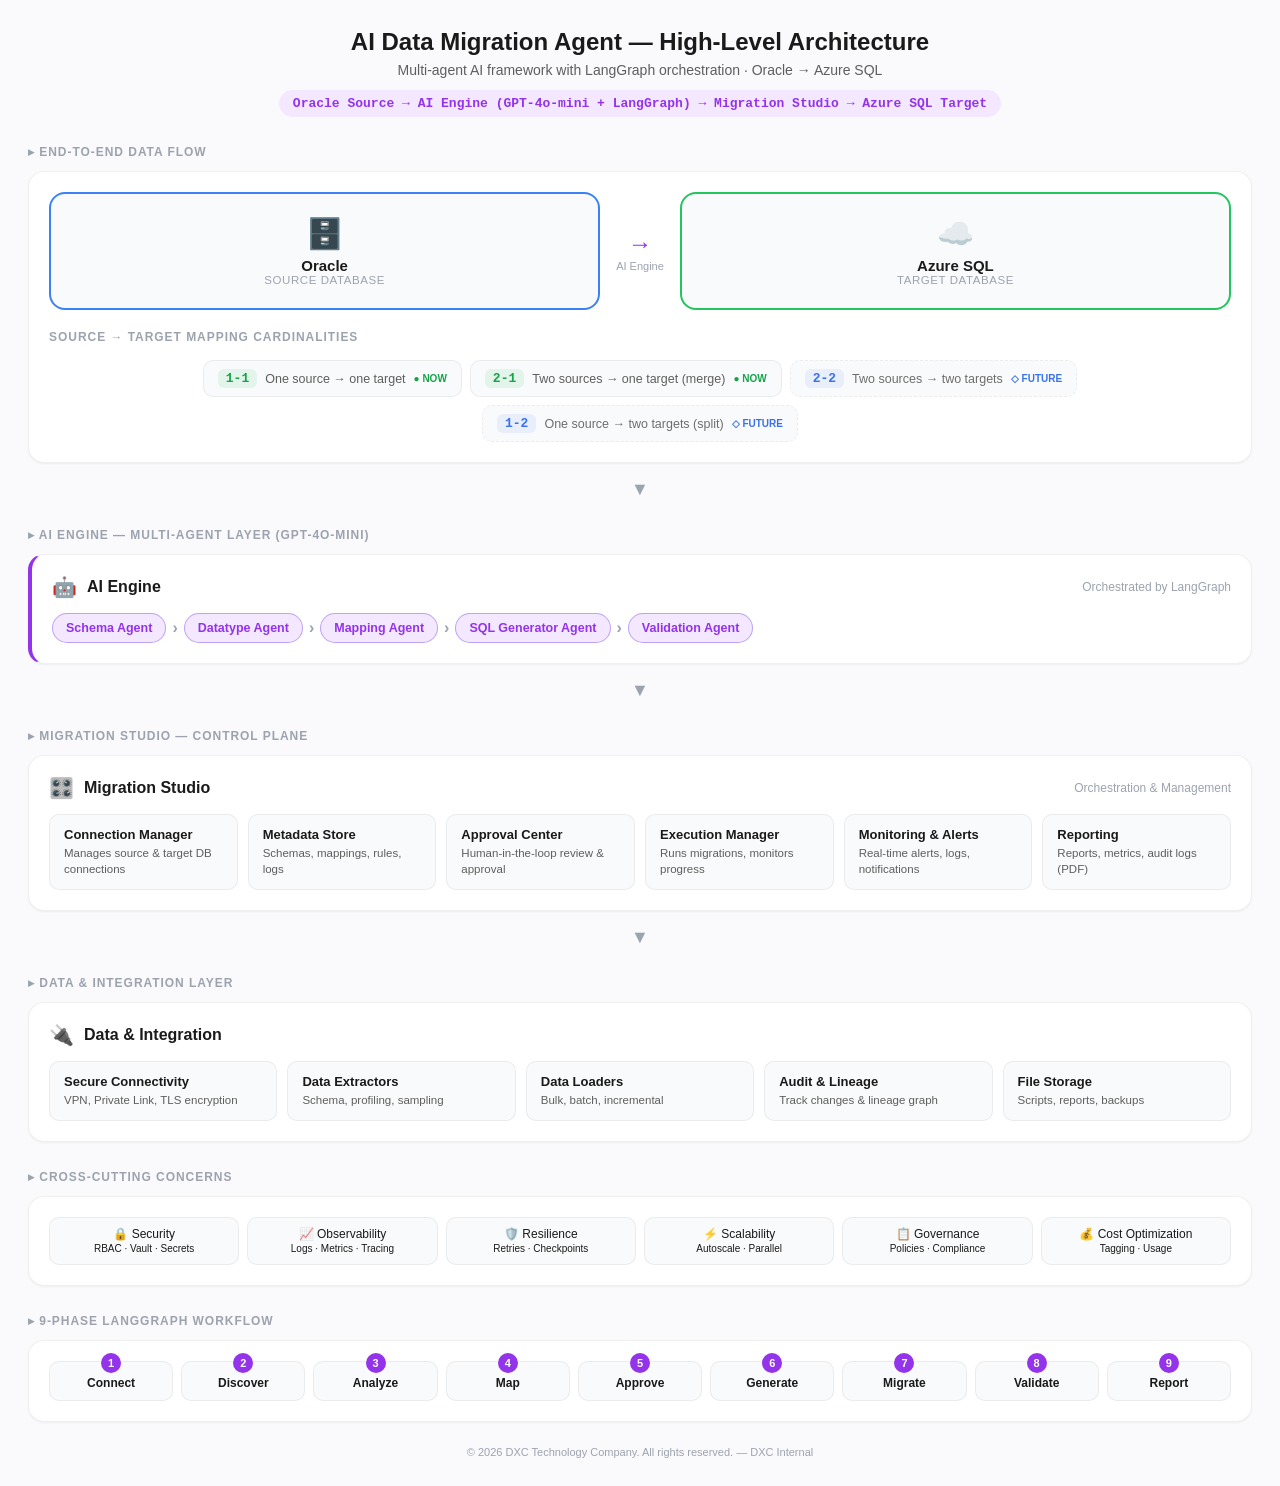
<file: high_level_architecture.html>
<!DOCTYPE html>
<html lang="en">
<head>
<meta charset="UTF-8">
<title>AI Data Migration Agent — High-Level Architecture</title>
<style>
  :root {
    --color-bg: #faf9fc;
    --color-bg-secondary: #ffffff;
    --color-bg-tertiary: #f9fafb;
    --color-surface: #f9fafb;
    --color-border: rgba(0,0,0,0.12);
    --color-border-light: rgba(0,0,0,0.06);
    --color-text: #1a1a1a;
    --color-text-secondary: #5e5e5e;
    --color-text-muted: #9ca3af;
    --color-text-on-primary: #ffffff;
    --color-primary: #9333ea;
    --color-primary-bg: #f3e8ff;
    --color-primary-border: rgba(66,0,219,0.3);
    --color-info: #3b82f6;
    --color-info-bg: rgba(59,130,246,0.1);
    --color-info-dark: #2563eb;
    --color-success: #22c55e;
    --color-success-bg: rgba(34,197,94,0.1);
    --color-success-dark: #16a34a;
    --font-sans: 'Amazon Ember','Helvetica Neue','Segoe UI',Roboto,Helvetica,Arial,sans-serif;
    --font-mono: 'SF Mono','Monaco','Menlo','Consolas',monospace;
    --radius-lg: 16px;
    --radius-md: 10px;
    --radius-sm: 6px;
    --radius-pill: 17px;
    --shadow-sm: 0 1px 2px rgba(0,0,0,0.05);
    --shadow-md: 0 4px 12px rgba(0,0,0,0.08);
  }
  * { box-sizing: border-box; }
  body { background: var(--color-bg); font-family: var(--font-sans); color: var(--color-text); margin: 0; padding: 28px; }
  .doc-header { text-align: center; margin-bottom: 8px; }
  .doc-header h1 { font-size: 24px; margin: 0 0 6px; font-weight: 700; }
  .doc-header p { color: var(--color-text-secondary); font-size: 14px; margin: 0; }
  .flow-tag { display: inline-block; margin-top: 12px; font-family: var(--font-mono); font-size: 13px; background: var(--color-primary-bg); color: var(--color-primary); padding: 6px 14px; border-radius: var(--radius-pill); font-weight: 600; }
  .section-title { font-size: 12px; text-transform: uppercase; letter-spacing: 0.08em; color: var(--color-text-muted); font-weight: 600; margin: 28px 0 12px; display: flex; align-items: center; gap: 8px; }
  .layer { background: var(--color-bg-secondary); border: 1px solid var(--color-border-light); border-radius: var(--radius-lg); padding: 20px; margin-bottom: 16px; box-shadow: var(--shadow-sm); }
  .layer.accent { border-left: 4px solid var(--color-primary); }
  .layer-head { display: flex; align-items: center; gap: 10px; margin-bottom: 14px; }
  .layer-head .ico { font-size: 20px; }
  .layer-head h3 { margin: 0; font-size: 16px; font-weight: 700; }
  .layer-head .sub { margin-left: auto; font-size: 12px; color: var(--color-text-muted); }
  .cards { display: grid; grid-template-columns: repeat(auto-fit, minmax(150px, 1fr)); gap: 10px; }
  .card { background: var(--color-surface); border: 1px solid var(--color-border-light); border-radius: var(--radius-md); padding: 12px 14px; transition: all 0.15s ease; }
  .card:hover { box-shadow: var(--shadow-md); transform: translateY(-2px); }
  .card .t { font-weight: 600; font-size: 13px; margin-bottom: 3px; }
  .card .d { font-size: 11.5px; color: var(--color-text-secondary); line-height: 1.4; }
  .db-row { display: grid; grid-template-columns: 1fr auto 1fr; gap: 16px; align-items: center; }
  .db-box { text-align: center; padding: 22px 16px; border-radius: var(--radius-lg); border: 2px solid var(--color-border); background: var(--color-surface); }
  .db-box.src { border-color: var(--color-info); }
  .db-box.tgt { border-color: var(--color-success); }
  .db-box .ico { font-size: 30px; }
  .db-box .name { font-weight: 700; font-size: 15px; margin-top: 6px; }
  .db-box .role { font-size: 11.5px; color: var(--color-text-muted); text-transform: uppercase; letter-spacing: 0.05em; }
  .arrow-mid { text-align: center; color: var(--color-primary); font-size: 24px; font-weight: 700; }
  .arrow-mid .lbl { font-size: 11px; color: var(--color-text-muted); font-weight: 500; display: block; margin-top: 2px; }
  .agent-chain { display: flex; flex-wrap: wrap; align-items: center; gap: 6px; }
  .agent-pill { background: var(--color-primary-bg); color: var(--color-primary); border: 1px solid var(--color-primary-border); border-radius: var(--radius-pill); padding: 7px 13px; font-size: 12.5px; font-weight: 600; }
  .chev { color: var(--color-text-muted); font-weight: 700; }
  .cross { display: grid; grid-template-columns: repeat(auto-fit, minmax(120px, 1fr)); gap: 8px; }
  .chip { text-align: center; background: var(--color-bg-tertiary); border: 1px solid var(--color-border-light); border-radius: var(--radius-md); padding: 9px 6px; font-size: 12px; font-weight: 500; }
  .phases { display: grid; grid-template-columns: repeat(auto-fit, minmax(90px, 1fr)); gap: 8px; counter-reset: p; }
  .phase { position: relative; background: var(--color-surface); border: 1px solid var(--color-border-light); border-radius: var(--radius-md); padding: 14px 8px 10px; text-align: center; font-size: 12px; font-weight: 600; }
  .phase::before { counter-increment: p; content: counter(p); position: absolute; top: -9px; left: 50%; transform: translateX(-50%); width: 20px; height: 20px; border-radius: 50%; background: var(--color-primary); color: var(--color-text-on-primary); font-size: 11px; display: flex; align-items: center; justify-content: center; font-weight: 700; }
  .down-arrow { text-align: center; color: var(--color-text-muted); font-size: 18px; margin: 2px 0; }
  .footer { text-align: center; font-size: 11px; color: var(--color-text-muted); margin-top: 24px; }
  .card-legend { display: flex; flex-wrap: wrap; gap: 8px; margin-top: 16px; justify-content: center; }
  .card-item { display: flex; align-items: center; gap: 8px; padding: 8px 14px; border-radius: var(--radius-md); border: 1px solid var(--color-border-light); background: var(--color-surface); font-size: 12.5px; }
  .card-item .code { font-family: var(--font-mono); font-weight: 700; font-size: 13px; padding: 2px 8px; border-radius: var(--radius-sm); }
  .card-item.now .code { background: var(--color-success-bg); color: var(--color-success-dark); }
  .card-item.future { border-style: dashed; opacity: 0.9; }
  .card-item.future .code { background: var(--color-info-bg); color: var(--color-info-dark); }
  .badge-now { font-size: 10px; font-weight: 700; text-transform: uppercase; color: var(--color-success-dark); }
  .badge-future { font-size: 10px; font-weight: 700; text-transform: uppercase; color: var(--color-info-dark); }
  .card-desc { color: var(--color-text-secondary); }
</style>
</head>
<body>
  <div class="doc-header">
    <h1>AI Data Migration Agent — High-Level Architecture</h1>
    <p>Multi-agent AI framework with LangGraph orchestration · Oracle → Azure SQL</p>
    <span class="flow-tag">Oracle Source → AI Engine (GPT-4o-mini + LangGraph) → Migration Studio → Azure SQL Target</span>
  </div>

  <div class="section-title">▸ End-to-End Data Flow</div>
  <div class="layer">
    <div class="db-row">
      <div class="db-box src"><div class="ico">🗄️</div><div class="name">Oracle</div><div class="role">Source Database</div></div>
      <div class="arrow-mid">→<span class="lbl">AI Engine</span></div>
      <div class="db-box tgt"><div class="ico">☁️</div><div class="name">Azure SQL</div><div class="role">Target Database</div></div>
    </div>
    <div class="section-title" style="margin:20px 0 8px;">Source → Target Mapping Cardinalities</div>
    <div class="card-legend">
      <div class="card-item now"><span class="code">1-1</span><span class="card-desc">One source → one target</span><span class="badge-now">● Now</span></div>
      <div class="card-item now"><span class="code">2-1</span><span class="card-desc">Two sources → one target (merge)</span><span class="badge-now">● Now</span></div>
      <div class="card-item future"><span class="code">2-2</span><span class="card-desc">Two sources → two targets</span><span class="badge-future">◇ Future</span></div>
      <div class="card-item future"><span class="code">1-2</span><span class="card-desc">One source → two targets (split)</span><span class="badge-future">◇ Future</span></div>
    </div>
  </div>

  <div class="down-arrow">▼</div>

  <div class="section-title">▸ AI Engine — Multi-Agent Layer (GPT-4o-mini)</div>
  <div class="layer accent">
    <div class="layer-head"><span class="ico">🤖</span><h3>AI Engine</h3><span class="sub">Orchestrated by LangGraph</span></div>
    <div class="agent-chain">
      <span class="agent-pill">Schema Agent</span><span class="chev">›</span>
      <span class="agent-pill">Datatype Agent</span><span class="chev">›</span>
      <span class="agent-pill">Mapping Agent</span><span class="chev">›</span>
      <span class="agent-pill">SQL Generator Agent</span><span class="chev">›</span>
      <span class="agent-pill">Validation Agent</span>
    </div>
  </div>

  <div class="down-arrow">▼</div>

  <div class="section-title">▸ Migration Studio — Control Plane</div>
  <div class="layer">
    <div class="layer-head"><span class="ico">🎛️</span><h3>Migration Studio</h3><span class="sub">Orchestration &amp; Management</span></div>
    <div class="cards">
      <div class="card"><div class="t">Connection Manager</div><div class="d">Manages source &amp; target DB connections</div></div>
      <div class="card"><div class="t">Metadata Store</div><div class="d">Schemas, mappings, rules, logs</div></div>
      <div class="card"><div class="t">Approval Center</div><div class="d">Human-in-the-loop review &amp; approval</div></div>
      <div class="card"><div class="t">Execution Manager</div><div class="d">Runs migrations, monitors progress</div></div>
      <div class="card"><div class="t">Monitoring &amp; Alerts</div><div class="d">Real-time alerts, logs, notifications</div></div>
      <div class="card"><div class="t">Reporting</div><div class="d">Reports, metrics, audit logs (PDF)</div></div>
    </div>
  </div>

  <div class="down-arrow">▼</div>

  <div class="section-title">▸ Data &amp; Integration Layer</div>
  <div class="layer">
    <div class="layer-head"><span class="ico">🔌</span><h3>Data &amp; Integration</h3></div>
    <div class="cards">
      <div class="card"><div class="t">Secure Connectivity</div><div class="d">VPN, Private Link, TLS encryption</div></div>
      <div class="card"><div class="t">Data Extractors</div><div class="d">Schema, profiling, sampling</div></div>
      <div class="card"><div class="t">Data Loaders</div><div class="d">Bulk, batch, incremental</div></div>
      <div class="card"><div class="t">Audit &amp; Lineage</div><div class="d">Track changes &amp; lineage graph</div></div>
      <div class="card"><div class="t">File Storage</div><div class="d">Scripts, reports, backups</div></div>
    </div>
  </div>

  <div class="section-title">▸ Cross-Cutting Concerns</div>
  <div class="layer">
    <div class="cross">
      <div class="chip">🔒 Security<br><small>RBAC · Vault · Secrets</small></div>
      <div class="chip">📈 Observability<br><small>Logs · Metrics · Tracing</small></div>
      <div class="chip">🛡️ Resilience<br><small>Retries · Checkpoints</small></div>
      <div class="chip">⚡ Scalability<br><small>Autoscale · Parallel</small></div>
      <div class="chip">📋 Governance<br><small>Policies · Compliance</small></div>
      <div class="chip">💰 Cost Optimization<br><small>Tagging · Usage</small></div>
    </div>
  </div>

  <div class="section-title">▸ 9-Phase LangGraph Workflow</div>
  <div class="layer">
    <div class="phases">
      <div class="phase">Connect</div>
      <div class="phase">Discover</div>
      <div class="phase">Analyze</div>
      <div class="phase">Map</div>
      <div class="phase">Approve</div>
      <div class="phase">Generate</div>
      <div class="phase">Migrate</div>
      <div class="phase">Validate</div>
      <div class="phase">Report</div>
    </div>
  </div>

  <div class="footer">© 2026 DXC Technology Company. All rights reserved. — DXC Internal</div>
</body>
</html>
</file>
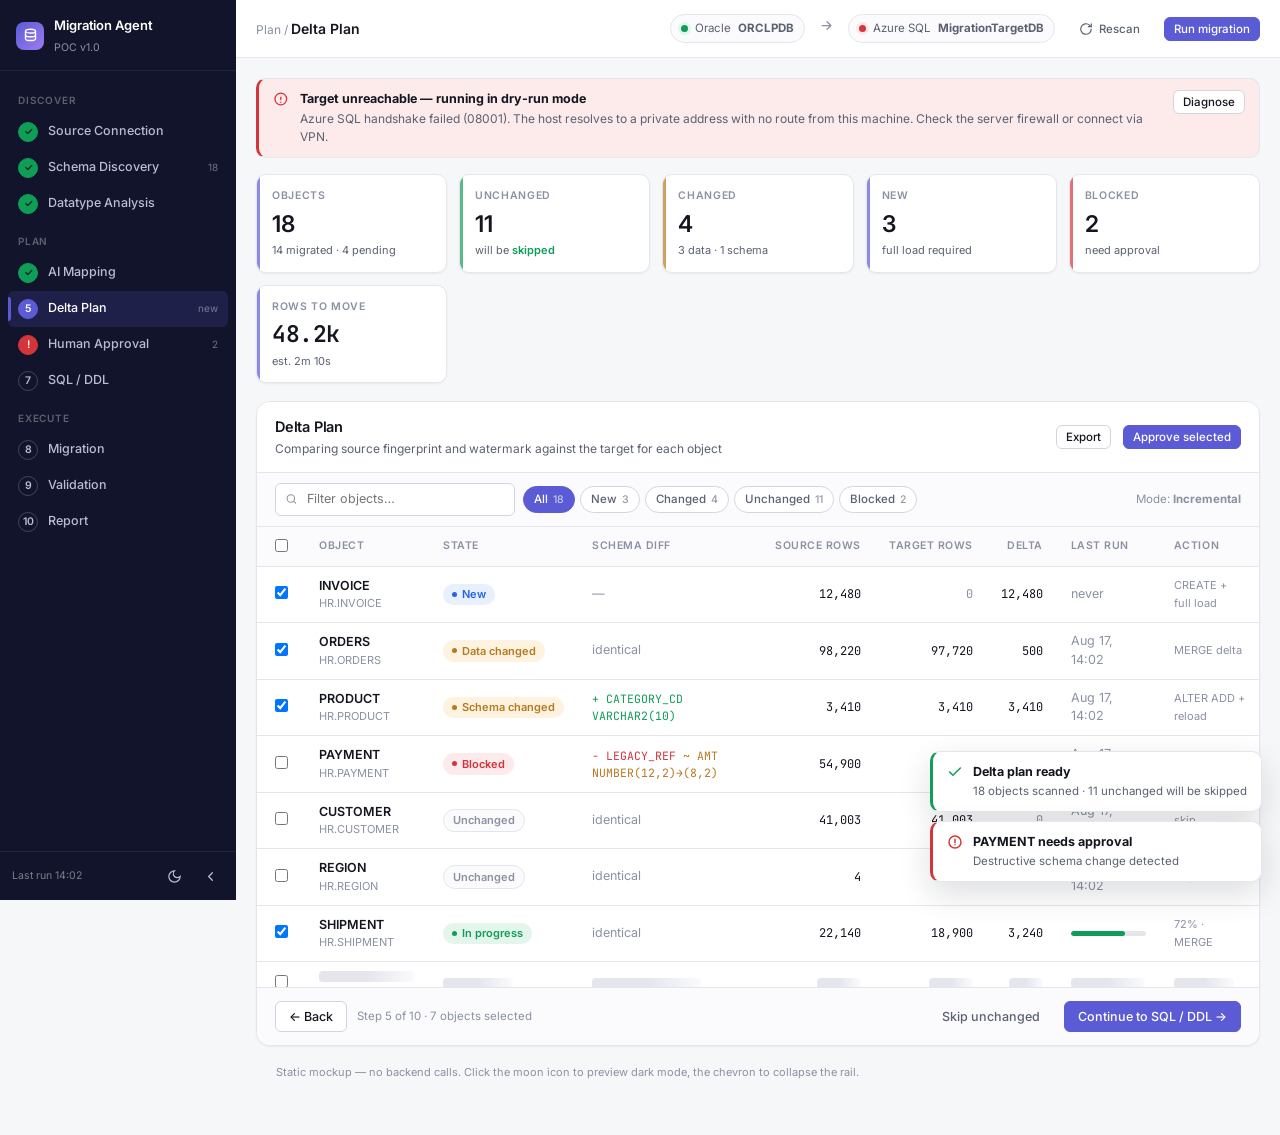
<file: dashboard/mockup_ui.html>
<!DOCTYPE html>
<html lang="en" data-theme="light">
<head>
<meta charset="UTF-8">
<meta name="viewport" content="width=device-width, initial-scale=1">
<title>Mockup · AI Data Migration Agent</title>
<link rel="preconnect" href="https://fonts.googleapis.com">
<link rel="preconnect" href="https://fonts.gstatic.com" crossorigin>
<link href="https://fonts.googleapis.com/css2?family=Inter:wght@400;500;600;700&family=JetBrains+Mono:wght@400;500&display=swap" rel="stylesheet">
<style>
/* ============================================================
   Design tokens
   ============================================================ */
:root {
  --accent: #5b5bd6;
  --accent-soft: #eeeefc;
  --accent-fg: #ffffff;
  --ok: #0f9d58;
  --ok-soft: #e4f5ec;
  --warn: #b7791f;
  --warn-soft: #fdf3e0;
  --danger: #d4353b;
  --danger-soft: #fdeaea;
  --info: #2563eb;
  --info-soft: #e8effd;

  --bg: #f6f7f9;
  --surface: #ffffff;
  --surface-2: #fbfbfd;
  --rail: #12142b;
  --rail-fg: #b9bcd4;
  --rail-fg-strong: #ffffff;
  --rail-hover: rgba(255,255,255,.06);

  --text: #14161f;
  --text-2: #5b6172;
  --text-3: #8b91a3;
  --border: #e4e6ec;
  --border-strong: #d2d5de;

  --r-sm: 6px;
  --r: 10px;
  --r-lg: 14px;
  --sh-1: 0 1px 2px rgba(16,18,32,.06);
  --sh-2: 0 4px 12px rgba(16,18,32,.08);
  --sh-3: 0 12px 32px rgba(16,18,32,.14);
  --rail-w: 236px;
  --t: 160ms cubic-bezier(.4,0,.2,1);
}

[data-theme="dark"] {
  --accent: #7b7bf0;
  --accent-soft: #23244a;
  --ok: #3ecf8e;
  --ok-soft: #14312a;
  --warn: #e0a44a;
  --warn-soft: #362a16;
  --danger: #f2686d;
  --danger-soft: #3a1c1f;
  --info: #6ea3ff;
  --info-soft: #17233f;

  --bg: #0c0d16;
  --surface: #14161f;
  --surface-2: #191c27;
  --rail: #090a12;
  --rail-fg: #9498b4;
  --rail-fg-strong: #ffffff;
  --rail-hover: rgba(255,255,255,.05);

  --text: #e8eaf2;
  --text-2: #a2a7ba;
  --text-3: #767c92;
  --border: #262a38;
  --border-strong: #333849;
  --sh-1: 0 1px 2px rgba(0,0,0,.4);
  --sh-2: 0 4px 12px rgba(0,0,0,.45);
  --sh-3: 0 12px 32px rgba(0,0,0,.55);
}

* { box-sizing: border-box; }

body {
  margin: 0;
  font-family: 'Inter', -apple-system, BlinkMacSystemFont, 'Segoe UI', sans-serif;
  font-size: 13.5px;
  line-height: 1.5;
  background: var(--bg);
  color: var(--text);
  -webkit-font-smoothing: antialiased;
}

.mono { font-family: 'JetBrains Mono', ui-monospace, monospace; font-variant-numeric: tabular-nums; }

/* ============================================================
   Layout
   ============================================================ */
.app { display: flex; min-height: 100vh; }

/* ---------- Left rail ---------- */
.rail {
  width: var(--rail-w);
  flex: 0 0 var(--rail-w);
  background: var(--rail);
  color: var(--rail-fg);
  display: flex;
  flex-direction: column;
  position: sticky;
  top: 0;
  height: 100vh;
  transition: width var(--t), flex-basis var(--t);
}
.rail.collapsed { --rail-w: 60px; }
.rail.collapsed .rail-label,
.rail.collapsed .rail-brand-text,
.rail.collapsed .rail-foot-text,
.rail.collapsed .step-meta { display: none; }
.rail.collapsed .rail-step { justify-content: center; padding-inline: 0; }

.rail-brand {
  display: flex; align-items: center; gap: 10px;
  padding: 16px 16px 14px;
  border-bottom: 1px solid rgba(255,255,255,.07);
  min-height: 58px;
}
.rail-logo {
  width: 28px; height: 28px; flex: 0 0 28px;
  border-radius: 8px;
  background: linear-gradient(135deg, var(--accent), #9d7bf0);
  display: grid; place-items: center;
  color: #fff;
}
.rail-brand-text { min-width: 0; }
.rail-brand-text b { display: block; color: var(--rail-fg-strong); font-size: 13px; font-weight: 600; letter-spacing: -.1px; white-space: nowrap; }
.rail-brand-text span { font-size: 10.5px; color: var(--rail-fg); opacity: .75; }

.rail-scroll { flex: 1; overflow-y: auto; padding: 10px 8px; }
.rail-sect { font-size: 10px; text-transform: uppercase; letter-spacing: .08em; color: rgba(255,255,255,.32); padding: 12px 10px 6px; font-weight: 600; }
.rail.collapsed .rail-sect { text-align: center; font-size: 0; padding: 10px 0 4px; }
.rail.collapsed .rail-sect::after { content: "···"; font-size: 11px; }

.rail-step {
  display: flex; align-items: center; gap: 10px;
  padding: 8px 10px;
  border-radius: var(--r-sm);
  cursor: pointer;
  color: var(--rail-fg);
  transition: background var(--t), color var(--t);
  position: relative;
  user-select: none;
}
.rail-step:hover { background: var(--rail-hover); color: var(--rail-fg-strong); }
.rail-step.active { background: rgba(91,91,214,.18); color: var(--rail-fg-strong); }
.rail-step.active::before {
  content: ""; position: absolute; left: 0; top: 6px; bottom: 6px;
  width: 3px; border-radius: 0 3px 3px 0; background: var(--accent);
}
.step-dot {
  width: 20px; height: 20px; flex: 0 0 20px;
  border-radius: 50%;
  display: grid; place-items: center;
  font-size: 10.5px; font-weight: 600;
  border: 1.5px solid rgba(255,255,255,.2);
  color: var(--rail-fg);
}
.rail-step.active .step-dot { border-color: var(--accent); background: var(--accent); color: #fff; }
.rail-step.done .step-dot { border-color: var(--ok); background: var(--ok); color: #05231a; }
.rail-step.blocked .step-dot { border-color: var(--danger); background: var(--danger); color: #fff; }
.rail-label { flex: 1; font-size: 12.5px; font-weight: 500; white-space: nowrap; }
.step-meta { font-size: 10px; color: rgba(255,255,255,.4); }

.rail-foot {
  border-top: 1px solid rgba(255,255,255,.07);
  padding: 10px 12px;
  display: flex; align-items: center; gap: 8px;
}
.rail-foot-text { font-size: 10.5px; color: rgba(255,255,255,.45); flex: 1; white-space: nowrap; }
.icon-btn {
  background: transparent; border: 1px solid transparent; color: inherit;
  width: 28px; height: 28px; border-radius: var(--r-sm);
  display: grid; place-items: center; cursor: pointer;
  transition: background var(--t);
}
.icon-btn:hover { background: var(--rail-hover); }

/* ---------- Main ---------- */
.main { flex: 1; min-width: 0; display: flex; flex-direction: column; }

.topbar {
  height: 58px;
  background: var(--surface);
  border-bottom: 1px solid var(--border);
  display: flex; align-items: center; gap: 14px;
  padding: 0 20px;
  position: sticky; top: 0; z-index: 20;
}
.crumb { font-size: 12px; color: var(--text-3); }
.crumb b { color: var(--text); font-weight: 600; font-size: 14px; }
.topbar .spacer { flex: 1; }

.conn {
  display: flex; align-items: center; gap: 7px;
  padding: 5px 10px;
  border: 1px solid var(--border);
  border-radius: 100px;
  background: var(--surface-2);
  font-size: 11.5px; color: var(--text-2);
  white-space: nowrap;
}
.dot { width: 7px; height: 7px; border-radius: 50%; flex: 0 0 7px; }
.dot.ok { background: var(--ok); box-shadow: 0 0 0 3px var(--ok-soft); }
.dot.bad { background: var(--danger); box-shadow: 0 0 0 3px var(--danger-soft); }
.arrow { color: var(--text-3); }

.btn {
  display: inline-flex; align-items: center; gap: 6px;
  border: 1px solid var(--border-strong);
  background: var(--surface);
  color: var(--text);
  padding: 7px 13px;
  border-radius: var(--r-sm);
  font-size: 12.5px; font-weight: 500; font-family: inherit;
  cursor: pointer;
  transition: background var(--t), border-color var(--t), transform var(--t);
}
.btn:hover { background: var(--surface-2); border-color: var(--text-3); }
.btn:active { transform: translateY(1px); }
.btn.primary { background: var(--accent); border-color: var(--accent); color: var(--accent-fg); }
.btn.primary:hover { filter: brightness(1.08); }
.btn.ghost { border-color: transparent; background: transparent; color: var(--text-2); }
.btn.ghost:hover { background: var(--surface-2); }
.btn.sm { padding: 4px 9px; font-size: 11.5px; }

.content { padding: 20px; max-width: 1320px; width: 100%; }

/* ---------- Stat cards ---------- */
.stats { display: grid; grid-template-columns: repeat(auto-fit, minmax(168px, 1fr)); gap: 12px; margin-bottom: 18px; }
.stat {
  background: var(--surface);
  border: 1px solid var(--border);
  border-radius: var(--r);
  padding: 13px 15px;
  box-shadow: var(--sh-1);
  position: relative; overflow: hidden;
}
.stat::after {
  content: ""; position: absolute; left: 0; top: 0; bottom: 0; width: 3px;
  background: var(--accent); opacity: .7;
}
.stat.ok::after { background: var(--ok); }
.stat.warn::after { background: var(--warn); }
.stat.danger::after { background: var(--danger); }
.stat .k { font-size: 10.5px; text-transform: uppercase; letter-spacing: .06em; color: var(--text-3); font-weight: 600; }
.stat .v { font-size: 23px; font-weight: 600; letter-spacing: -.5px; margin-top: 3px; }
.stat .d { font-size: 11px; color: var(--text-2); margin-top: 1px; }
.stat .d em { font-style: normal; color: var(--ok); font-weight: 600; }

/* ---------- Card ---------- */
.card {
  background: var(--surface);
  border: 1px solid var(--border);
  border-radius: var(--r-lg);
  box-shadow: var(--sh-1);
  overflow: hidden;
  margin-bottom: 18px;
}
.card-head {
  padding: 14px 18px;
  border-bottom: 1px solid var(--border);
  display: flex; align-items: center; gap: 12px;
  background: var(--surface);
}
.card-head h2 { margin: 0; font-size: 14.5px; font-weight: 600; letter-spacing: -.2px; }
.card-head p { margin: 2px 0 0; font-size: 12px; color: var(--text-2); }
.card-head .spacer { flex: 1; }
.card-body { padding: 18px; }
.card-body.flush { padding: 0; }

/* ---------- Toolbar / filters ---------- */
.toolbar {
  display: flex; align-items: center; gap: 8px;
  padding: 10px 18px;
  border-bottom: 1px solid var(--border);
  background: var(--surface-2);
  flex-wrap: wrap;
}
.search {
  display: flex; align-items: center; gap: 7px;
  border: 1px solid var(--border-strong);
  background: var(--surface);
  border-radius: var(--r-sm);
  padding: 5px 9px;
  min-width: 210px;
  color: var(--text-3);
}
.search input {
  border: 0; outline: 0; background: transparent; color: var(--text);
  font: inherit; font-size: 12.5px; width: 100%;
}
.chips { display: flex; gap: 5px; flex-wrap: wrap; }
.chip {
  border: 1px solid var(--border-strong);
  background: var(--surface);
  color: var(--text-2);
  padding: 4px 10px;
  border-radius: 100px;
  font-size: 11.5px; font-weight: 500;
  cursor: pointer;
  transition: var(--t);
  display: inline-flex; align-items: center; gap: 5px;
}
.chip:hover { border-color: var(--text-3); }
.chip.on { background: var(--accent); border-color: var(--accent); color: #fff; }
.chip .n { opacity: .65; font-size: 10.5px; }

/* ---------- Table ---------- */
.tbl-wrap { overflow: auto; max-height: 460px; }
table { width: 100%; border-collapse: separate; border-spacing: 0; font-size: 12.5px; }
thead th {
  position: sticky; top: 0; z-index: 5;
  background: var(--surface-2);
  text-align: left;
  font-size: 10.5px; text-transform: uppercase; letter-spacing: .05em;
  color: var(--text-3); font-weight: 600;
  padding: 9px 14px;
  border-bottom: 1px solid var(--border);
  white-space: nowrap;
}
tbody td {
  padding: 9px 14px;
  border-bottom: 1px solid var(--border);
  vertical-align: middle;
}
tbody tr { transition: background var(--t); }
tbody tr:hover { background: var(--accent-soft); }
tbody tr:last-child td { border-bottom: 0; }
td.num { text-align: right; font-family: 'JetBrains Mono', monospace; font-variant-numeric: tabular-nums; font-size: 12px; }
td.muted { color: var(--text-3); }
.tname { font-weight: 600; }
.tsub { font-size: 11px; color: var(--text-3); }

/* ---------- Pills ---------- */
.pill {
  display: inline-flex; align-items: center; gap: 5px;
  padding: 2.5px 9px;
  border-radius: 100px;
  font-size: 11px; font-weight: 600;
  white-space: nowrap;
}
.pill i { width: 5px; height: 5px; border-radius: 50%; background: currentColor; }
.pill.new     { background: var(--info-soft);   color: var(--info); }
.pill.changed { background: var(--warn-soft);   color: var(--warn); }
.pill.same    { background: var(--surface-2);   color: var(--text-3); border: 1px solid var(--border); }
.pill.done    { background: var(--ok-soft);     color: var(--ok); }
.pill.blocked { background: var(--danger-soft); color: var(--danger); }

/* ---------- Diff ---------- */
.diff { font-family: 'JetBrains Mono', monospace; font-size: 11.5px; }
.diff .add { color: var(--ok); }
.diff .del { color: var(--danger); }
.diff .mod { color: var(--warn); }

/* ---------- Progress ---------- */
.bar { height: 5px; border-radius: 100px; background: var(--border); overflow: hidden; min-width: 70px; }
.bar > i { display: block; height: 100%; background: var(--accent); border-radius: inherit; }
.bar.ok > i { background: var(--ok); }

/* ---------- Banner ---------- */
.banner {
  display: flex; gap: 11px; align-items: flex-start;
  border: 1px solid var(--border);
  border-left: 3px solid var(--warn);
  background: var(--warn-soft);
  border-radius: var(--r);
  padding: 11px 14px;
  margin-bottom: 16px;
}
.banner.danger { border-left-color: var(--danger); background: var(--danger-soft); }
.banner b { font-size: 12.5px; display: block; margin-bottom: 1px; }
.banner p { margin: 0; font-size: 12px; color: var(--text-2); }
.banner .spacer { flex: 1; }

/* ---------- Footer nav ---------- */
.footnav {
  display: flex; align-items: center; gap: 10px;
  padding: 13px 18px;
  border-top: 1px solid var(--border);
  background: var(--surface-2);
}
.footnav .spacer { flex: 1; }
.steplabel { font-size: 11.5px; color: var(--text-3); }

/* ---------- Toast ---------- */
.toasts { position: fixed; right: 18px; bottom: 18px; display: flex; flex-direction: column; gap: 9px; z-index: 90; }
.toast {
  display: flex; gap: 10px; align-items: flex-start;
  background: var(--surface);
  border: 1px solid var(--border);
  border-left: 3px solid var(--ok);
  border-radius: var(--r);
  box-shadow: var(--sh-3);
  padding: 11px 14px;
  min-width: 290px; max-width: 380px;
}
.toast.err { border-left-color: var(--danger); }
.toast b { font-size: 12.5px; display: block; }
.toast p { margin: 1px 0 0; font-size: 11.5px; color: var(--text-2); }

/* ---------- Skeleton ---------- */
.sk { background: linear-gradient(90deg, var(--border) 25%, var(--surface-2) 50%, var(--border) 75%); background-size: 200% 100%; animation: sh 1.3s infinite; border-radius: 4px; height: 11px; }
@keyframes sh { 0% { background-position: 200% 0; } 100% { background-position: -200% 0; } }

.mock-note {
  font-size: 11px; color: var(--text-3);
  padding: 0 20px 24px;
}
</style>
</head>
<body>

<div class="app">

  <!-- ============================ LEFT RAIL ============================ -->
  <aside class="rail" id="rail">
    <div class="rail-brand">
      <div class="rail-logo">
        <svg width="15" height="15" viewBox="0 0 24 24" fill="none" stroke="currentColor" stroke-width="2.2" stroke-linecap="round" stroke-linejoin="round">
          <ellipse cx="12" cy="5" rx="8" ry="3"/><path d="M4 5v6c0 1.7 3.6 3 8 3s8-1.3 8-3V5"/><path d="M4 11v6c0 1.7 3.6 3 8 3s8-1.3 8-3v-6"/>
        </svg>
      </div>
      <div class="rail-brand-text">
        <b>Migration Agent</b>
        <span>POC v1.0</span>
      </div>
    </div>

    <div class="rail-scroll">
      <div class="rail-sect">Discover</div>
      <div class="rail-step done"><span class="step-dot">✓</span><span class="rail-label">Source Connection</span></div>
      <div class="rail-step done"><span class="step-dot">✓</span><span class="rail-label">Schema Discovery</span><span class="step-meta">18</span></div>
      <div class="rail-step done"><span class="step-dot">✓</span><span class="rail-label">Datatype Analysis</span></div>

      <div class="rail-sect">Plan</div>
      <div class="rail-step done"><span class="step-dot">✓</span><span class="rail-label">AI Mapping</span></div>
      <div class="rail-step active"><span class="step-dot">5</span><span class="rail-label">Delta Plan</span><span class="step-meta">new</span></div>
      <div class="rail-step blocked"><span class="step-dot">!</span><span class="rail-label">Human Approval</span><span class="step-meta">2</span></div>
      <div class="rail-step"><span class="step-dot">7</span><span class="rail-label">SQL / DDL</span></div>

      <div class="rail-sect">Execute</div>
      <div class="rail-step"><span class="step-dot">8</span><span class="rail-label">Migration</span></div>
      <div class="rail-step"><span class="step-dot">9</span><span class="rail-label">Validation</span></div>
      <div class="rail-step"><span class="step-dot">10</span><span class="rail-label">Report</span></div>
    </div>

    <div class="rail-foot">
      <span class="rail-foot-text">Last run 14:02</span>
      <button class="icon-btn" onclick="toggleTheme()" title="Toggle theme">
        <svg width="15" height="15" viewBox="0 0 24 24" fill="none" stroke="currentColor" stroke-width="2" stroke-linecap="round"><path d="M12 3a6 6 0 0 0 9 9 9 9 0 1 1-9-9z"/></svg>
      </button>
      <button class="icon-btn" onclick="document.getElementById('rail').classList.toggle('collapsed')" title="Collapse">
        <svg width="15" height="15" viewBox="0 0 24 24" fill="none" stroke="currentColor" stroke-width="2" stroke-linecap="round" stroke-linejoin="round"><path d="M15 18l-6-6 6-6"/></svg>
      </button>
    </div>
  </aside>

  <!-- ============================ MAIN ============================ -->
  <div class="main">

    <div class="topbar">
      <div class="crumb">Plan / <b>Delta Plan</b></div>
      <div class="spacer"></div>

      <div class="conn"><span class="dot ok"></span> Oracle <b>ORCLPDB</b></div>
      <span class="arrow">
        <svg width="15" height="15" viewBox="0 0 24 24" fill="none" stroke="currentColor" stroke-width="2" stroke-linecap="round" stroke-linejoin="round"><path d="M5 12h14M13 6l6 6-6 6"/></svg>
      </span>
      <div class="conn"><span class="dot bad"></span> Azure SQL <b>MigrationTargetDB</b></div>

      <button class="btn ghost sm">
        <svg width="14" height="14" viewBox="0 0 24 24" fill="none" stroke="currentColor" stroke-width="2" stroke-linecap="round" stroke-linejoin="round"><path d="M21 12a9 9 0 1 1-3-6.7L21 8"/><path d="M21 3v5h-5"/></svg>
        Rescan
      </button>
      <button class="btn primary sm">Run migration</button>
    </div>

    <div class="content">

      <div class="banner danger">
        <svg width="16" height="16" viewBox="0 0 24 24" fill="none" stroke="var(--danger)" stroke-width="2" stroke-linecap="round" style="margin-top:1px"><path d="M12 9v4M12 17h.01"/><circle cx="12" cy="12" r="9"/></svg>
        <div>
          <b>Target unreachable — running in dry-run mode</b>
          <p>Azure SQL handshake failed (08001). The host resolves to a private address with no route from this machine. Check the server firewall or connect via VPN.</p>
        </div>
        <div class="spacer"></div>
        <button class="btn sm">Diagnose</button>
      </div>

      <!-- Stats -->
      <div class="stats">
        <div class="stat"><div class="k">Objects</div><div class="v">18</div><div class="d">14 migrated · 4 pending</div></div>
        <div class="stat ok"><div class="k">Unchanged</div><div class="v">11</div><div class="d">will be <em>skipped</em></div></div>
        <div class="stat warn"><div class="k">Changed</div><div class="v">4</div><div class="d">3 data · 1 schema</div></div>
        <div class="stat"><div class="k">New</div><div class="v">3</div><div class="d">full load required</div></div>
        <div class="stat danger"><div class="k">Blocked</div><div class="v">2</div><div class="d">need approval</div></div>
        <div class="stat"><div class="k">Rows to move</div><div class="v mono">48.2k</div><div class="d">est. 2m 10s</div></div>
      </div>

      <!-- Delta table -->
      <div class="card">
        <div class="card-head">
          <div>
            <h2>Delta Plan</h2>
            <p>Comparing source fingerprint and watermark against the target for each object</p>
          </div>
          <div class="spacer"></div>
          <button class="btn sm">Export</button>
          <button class="btn sm primary">Approve selected</button>
        </div>

        <div class="toolbar">
          <div class="search">
            <svg width="14" height="14" viewBox="0 0 24 24" fill="none" stroke="currentColor" stroke-width="2" stroke-linecap="round"><circle cx="11" cy="11" r="7"/><path d="M20 20l-3.5-3.5"/></svg>
            <input placeholder="Filter objects…">
          </div>
          <div class="chips">
            <span class="chip on">All <span class="n">18</span></span>
            <span class="chip">New <span class="n">3</span></span>
            <span class="chip">Changed <span class="n">4</span></span>
            <span class="chip">Unchanged <span class="n">11</span></span>
            <span class="chip">Blocked <span class="n">2</span></span>
          </div>
          <div style="flex:1"></div>
          <span class="steplabel">Mode: <b>Incremental</b></span>
        </div>

        <div class="card-body flush">
          <div class="tbl-wrap">
            <table>
              <thead>
                <tr>
                  <th style="width:28px"><input type="checkbox"></th>
                  <th>Object</th>
                  <th>State</th>
                  <th>Schema diff</th>
                  <th class="num" style="text-align:right">Source rows</th>
                  <th class="num" style="text-align:right">Target rows</th>
                  <th class="num" style="text-align:right">Delta</th>
                  <th>Last run</th>
                  <th>Action</th>
                </tr>
              </thead>
              <tbody>
                <tr>
                  <td><input type="checkbox" checked></td>
                  <td><div class="tname">INVOICE</div><div class="tsub">HR.INVOICE</div></td>
                  <td><span class="pill new"><i></i>New</span></td>
                  <td class="muted">—</td>
                  <td class="num">12,480</td>
                  <td class="num muted">0</td>
                  <td class="num">12,480</td>
                  <td class="muted">never</td>
                  <td><span class="tsub">CREATE + full load</span></td>
                </tr>
                <tr>
                  <td><input type="checkbox" checked></td>
                  <td><div class="tname">ORDERS</div><div class="tsub">HR.ORDERS</div></td>
                  <td><span class="pill changed"><i></i>Data changed</span></td>
                  <td class="muted">identical</td>
                  <td class="num">98,220</td>
                  <td class="num">97,720</td>
                  <td class="num">500</td>
                  <td class="muted">Aug 17, 14:02</td>
                  <td><span class="tsub">MERGE delta</span></td>
                </tr>
                <tr>
                  <td><input type="checkbox" checked></td>
                  <td><div class="tname">PRODUCT</div><div class="tsub">HR.PRODUCT</div></td>
                  <td><span class="pill changed"><i></i>Schema changed</span></td>
                  <td class="diff"><span class="add">+ CATEGORY_CD VARCHAR2(10)</span></td>
                  <td class="num">3,410</td>
                  <td class="num">3,410</td>
                  <td class="num">3,410</td>
                  <td class="muted">Aug 17, 14:02</td>
                  <td><span class="tsub">ALTER ADD + reload</span></td>
                </tr>
                <tr>
                  <td><input type="checkbox"></td>
                  <td><div class="tname">PAYMENT</div><div class="tsub">HR.PAYMENT</div></td>
                  <td><span class="pill blocked"><i></i>Blocked</span></td>
                  <td class="diff"><span class="del">− LEGACY_REF</span> <span class="mod">~ AMT NUMBER(12,2)→(8,2)</span></td>
                  <td class="num">54,900</td>
                  <td class="num">54,900</td>
                  <td class="num muted">—</td>
                  <td class="muted">Aug 17, 14:02</td>
                  <td><button class="btn sm">Review</button></td>
                </tr>
                <tr>
                  <td><input type="checkbox"></td>
                  <td><div class="tname">CUSTOMER</div><div class="tsub">HR.CUSTOMER</div></td>
                  <td><span class="pill same">Unchanged</span></td>
                  <td class="muted">identical</td>
                  <td class="num">41,003</td>
                  <td class="num">41,003</td>
                  <td class="num muted">0</td>
                  <td class="muted">Aug 17, 14:02</td>
                  <td><span class="tsub muted">skip</span></td>
                </tr>
                <tr>
                  <td><input type="checkbox"></td>
                  <td><div class="tname">REGION</div><div class="tsub">HR.REGION</div></td>
                  <td><span class="pill same">Unchanged</span></td>
                  <td class="muted">identical</td>
                  <td class="num">4</td>
                  <td class="num">4</td>
                  <td class="num muted">0</td>
                  <td class="muted">Aug 17, 14:02</td>
                  <td><span class="tsub muted">skip</span></td>
                </tr>
                <tr>
                  <td><input type="checkbox" checked></td>
                  <td><div class="tname">SHIPMENT</div><div class="tsub">HR.SHIPMENT</div></td>
                  <td><span class="pill done"><i></i>In progress</span></td>
                  <td class="muted">identical</td>
                  <td class="num">22,140</td>
                  <td class="num">18,900</td>
                  <td class="num">3,240</td>
                  <td><div class="bar ok"><i style="width:72%"></i></div></td>
                  <td><span class="tsub">72% · MERGE</span></td>
                </tr>
                <tr>
                  <td><input type="checkbox"></td>
                  <td><div class="sk" style="width:96px"></div><div class="sk" style="width:66px;margin-top:5px;height:8px"></div></td>
                  <td><div class="sk" style="width:70px"></div></td>
                  <td><div class="sk" style="width:110px"></div></td>
                  <td><div class="sk" style="width:44px;margin-left:auto"></div></td>
                  <td><div class="sk" style="width:44px;margin-left:auto"></div></td>
                  <td><div class="sk" style="width:34px;margin-left:auto"></div></td>
                  <td><div class="sk" style="width:74px"></div></td>
                  <td><div class="sk" style="width:60px"></div></td>
                </tr>
              </tbody>
            </table>
          </div>
        </div>

        <div class="footnav">
          <button class="btn">← Back</button>
          <span class="steplabel">Step 5 of 10 · 7 objects selected</span>
          <div class="spacer"></div>
          <button class="btn ghost">Skip unchanged</button>
          <button class="btn primary">Continue to SQL / DDL →</button>
        </div>
      </div>

      <p class="mock-note">Static mockup — no backend calls. Click the moon icon to preview dark mode, the chevron to collapse the rail.</p>
    </div>
  </div>
</div>

<div class="toasts">
  <div class="toast">
    <svg width="16" height="16" viewBox="0 0 24 24" fill="none" stroke="var(--ok)" stroke-width="2.2" stroke-linecap="round" stroke-linejoin="round" style="margin-top:1px"><path d="M20 6L9 17l-5-5"/></svg>
    <div><b>Delta plan ready</b><p>18 objects scanned · 11 unchanged will be skipped</p></div>
  </div>
  <div class="toast err">
    <svg width="16" height="16" viewBox="0 0 24 24" fill="none" stroke="var(--danger)" stroke-width="2.2" stroke-linecap="round" style="margin-top:1px"><path d="M12 8v5M12 16h.01"/><circle cx="12" cy="12" r="9"/></svg>
    <div><b>PAYMENT needs approval</b><p>Destructive schema change detected</p></div>
  </div>
</div>

<script>
function toggleTheme() {
  const el = document.documentElement;
  el.dataset.theme = el.dataset.theme === 'dark' ? 'light' : 'dark';
}
document.querySelectorAll('.rail-step').forEach(s => s.addEventListener('click', () => {
  document.querySelectorAll('.rail-step').forEach(x => x.classList.remove('active'));
  s.classList.add('active');
}));
document.querySelectorAll('.chip').forEach(c => c.addEventListener('click', () => {
  document.querySelectorAll('.chip').forEach(x => x.classList.remove('on'));
  c.classList.add('on');
}));
</script>
</body>
</html>
</file>
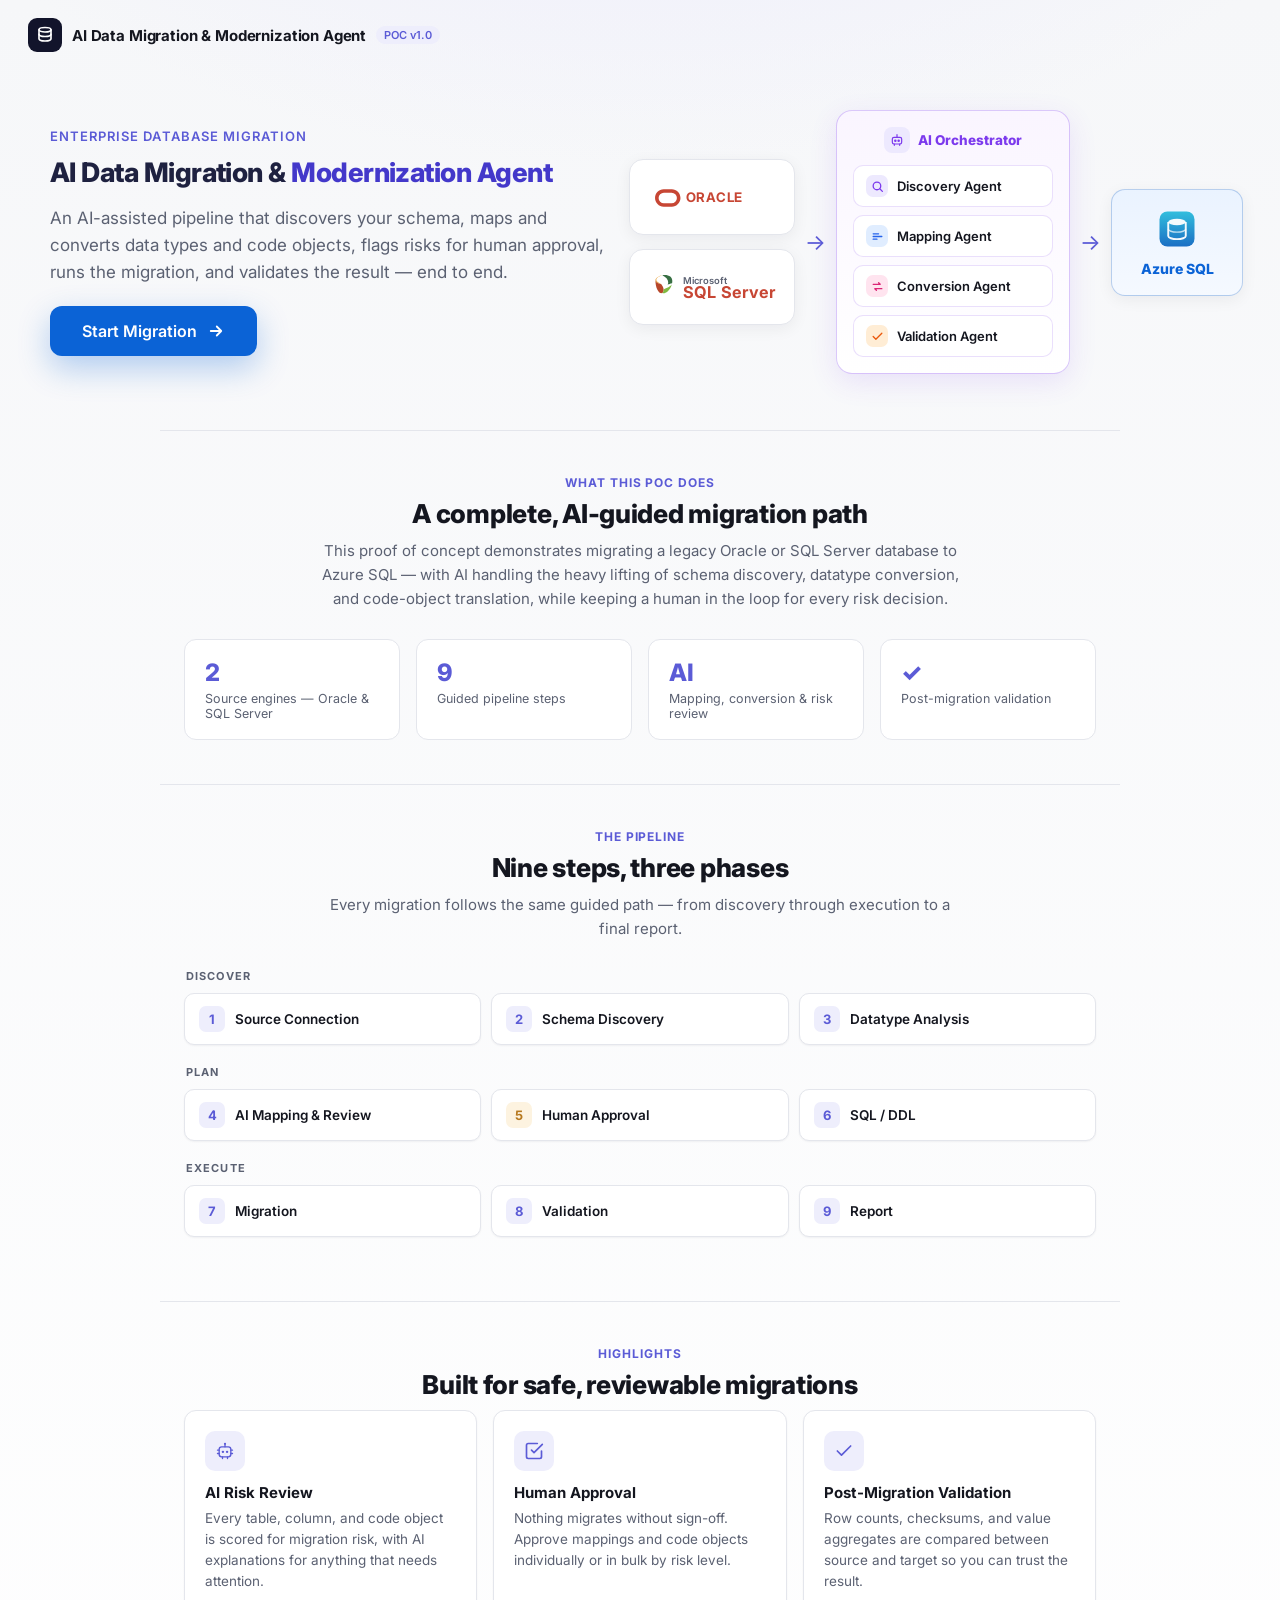
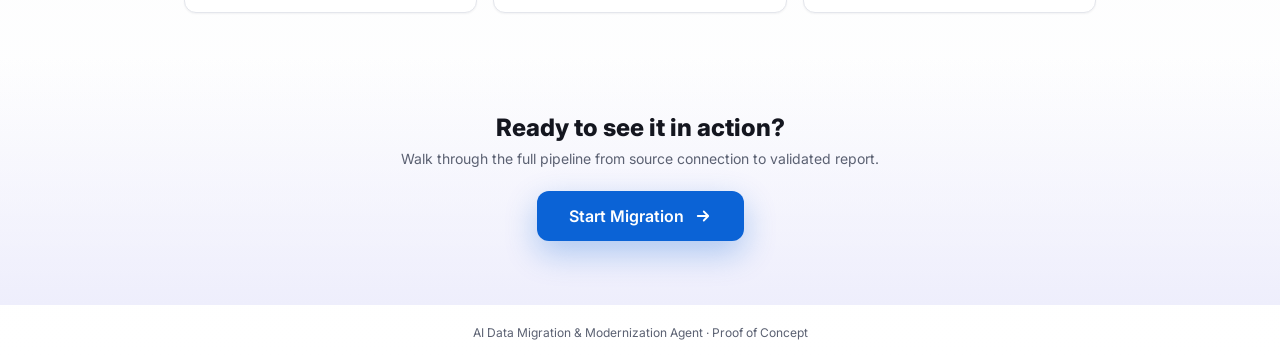
<file: dashboard/templates/home.html>
<!DOCTYPE html>
<html lang="en">
<head>
    <link rel="icon" href="data:image/svg+xml,<svg xmlns='http://www.w3.org/2000/svg' viewBox='0 0 100 100'><text y='.9em' font-size='90'>🤖</text></svg>">
    <meta charset="UTF-8">
    <meta name="viewport" content="width=device-width, initial-scale=1.0">
    <title>AI Data Migration & Modernization Agent — POC</title>
    <link rel="preconnect" href="https://fonts.googleapis.com">
    <link href="https://fonts.googleapis.com/css2?family=Inter:wght@400;500;600;700;800&display=swap" rel="stylesheet">
<style>
:root {
    --accent: #5b5bd6;
    --accent-hover: #4d4dc4;
    --accent-soft: #eeeefc;
    --navy: #12142b;
    --text: #14161f;
    --text-muted: #5b6172;
    --border: #e4e6ec;
    --chip: #7c3aed;
    --green: #0f9d58;
    --amber: #b7791f;
    --blue: #0b63d6;
    --blue-hover: #0954b6;
}
* { box-sizing: border-box; margin: 0; padding: 0; }
body {
    font-family: 'Inter', -apple-system, BlinkMacSystemFont, sans-serif;
    color: var(--text);
    background:
        radial-gradient(1200px 600px at 50% -10%, #eeeefc 0%, rgba(238,238,252,0) 60%),
        linear-gradient(180deg, #f6f7f9 0%, #ffffff 100%);
    min-height: 100vh;
    display: flex;
    flex-direction: column;
}

/* Top brand bar */
.hp-topbar {
    display: flex; align-items: center; gap: 10px;
    padding: 18px 28px;
}
.hp-logo {
    width: 34px; height: 34px; border-radius: 9px;
    background: var(--navy);
    display: flex; align-items: center; justify-content: center;
    color: #fff;
}
.hp-brand-text h1 { font-size: 15px; font-weight: 700; letter-spacing: -0.01em; }
.hp-badge {
    font-size: 11px; font-weight: 600; color: var(--accent);
    background: var(--accent-soft); padding: 2px 8px; border-radius: 20px;
}

/* Hero */
.hp-main {
    flex: 1;
    display: flex; flex-direction: column;
    align-items: center;
    text-align: center;
    padding: 40px 24px 0;
}
.hp-hero {
    display: flex; flex-direction: column; align-items: center;
    padding-bottom: 56px; width: 100%;
}
.hp-chip-badge {
    width: 76px; height: 76px; border-radius: 20px;
    background: #f3e8ff; border: 1px solid rgba(124,58,237,0.25);
    display: flex; align-items: center; justify-content: center;
    margin-bottom: 22px;
    box-shadow: 0 10px 30px rgba(124,58,237,0.15);
}
.hp-eyebrow {
    font-size: 13px; font-weight: 600; letter-spacing: 0.08em;
    text-transform: uppercase; color: var(--accent);
    margin-bottom: 14px;
}
.hp-title {
    font-size: clamp(30px, 5vw, 48px); font-weight: 800;
    letter-spacing: -0.02em; line-height: 1.08; max-width: 760px;
    margin-bottom: 18px;
}
.hp-title { color: #1e2140; }
.hp-title .grad {
    color: #4338ca;
    background: none;
    -webkit-text-fill-color: currentColor;
}
.hp-sub {
    font-size: 17px; color: var(--text-muted); line-height: 1.6;
    max-width: 620px; margin-bottom: 20px;
}

/* Two-column hero layout */
.hp-hero-grid {
    width: 100%; max-width: 1180px; margin: 0 auto;
    display: grid; grid-template-columns: minmax(0, 1fr) minmax(0, 1.05fr);
    gap: 32px; align-items: center; text-align: left;
}
.hp-hero-copy { max-width: 560px; }
.hp-hero-copy { max-width: 620px; }
.hp-hero-copy .hp-title { max-width: 100%; white-space: nowrap; font-size: clamp(19px, 2.1vw, 27px); overflow: visible; }
.hp-hero-copy .hp-sub { max-width: 100%; }
.hp-actions { display: flex; align-items: center; gap: 14px; flex-wrap: wrap; margin-top: 8px; }

/* CTA — blue to match target */
.hp-cta {
    display: inline-flex; align-items: center; gap: 10px;
    background: var(--blue); color: #fff;
    font-size: 16px; font-weight: 600;
    padding: 15px 32px; border-radius: 12px;
    text-decoration: none;
    box-shadow: 0 12px 32px rgba(11,99,214,.30);
    transition: all .16s cubic-bezier(.4,0,.2,1);
}
.hp-cta:hover { background: var(--blue-hover); transform: translateY(-2px); box-shadow: 0 16px 40px rgba(11,99,214,.38); }
.hp-cta:active { transform: translateY(0); }
.hp-cta svg { transition: transform .16s ease; }
.hp-cta:hover svg { transform: translateX(4px); }

/* Hero pipeline visual (right column) */
.hp-visual {
    display: flex; align-items: center; justify-content: center;
    gap: 10px; flex-wrap: nowrap; min-width: 0;
}
.hp-vcol { display: flex; flex-direction: column; gap: 14px; }
.hp-vcard {
    background: #fff; border: 1px solid var(--border); border-radius: 14px;
    padding: 18px 16px; min-width: 132px; min-height: 76px;
    display: flex; flex-direction: column; align-items: center; gap: 6px;
    justify-content: center; text-align: center;
    box-shadow: 0 4px 16px rgba(16,18,32,.06);
}
.hp-vcard.db {
    background: linear-gradient(180deg, #eaf3ff 0%, #f5f9ff 100%);
    border-color: rgba(43,111,196,.30);
}
.hp-varrow { color: var(--accent); font-size: 22px; flex: none; }
.hp-vcard .brand-svg { display: block; margin: 0 auto; }
.hp-vcard.db .db-label { font-size: 14px; font-weight: 800; color: #0b63d6; margin-top: 4px; }

/* AI Orchestrator panel */
.hp-orch {
    background: linear-gradient(180deg, #faf5ff 0%, #ffffff 100%);
    border: 1px solid rgba(124,58,237,.28); border-radius: 16px;
    padding: 16px; min-width: 234px;
    box-shadow: 0 8px 28px rgba(124,58,237,.12);
}
.hp-orch-head {
    display: flex; align-items: center; gap: 8px; justify-content: center;
    font-size: 13.5px; font-weight: 800; color: var(--chip);
    margin-bottom: 12px;
}
.hp-orch-head .bot {
    width: 26px; height: 26px; border-radius: 8px; background: #ede9fe;
    display: flex; align-items: center; justify-content: center; color: var(--chip);
}
.hp-agent {
    display: flex; align-items: center; gap: 9px;
    background: #fff; border: 1px solid rgba(124,58,237,.16);
    border-radius: 10px; padding: 9px 12px; margin-bottom: 8px;
    font-size: 13px; font-weight: 600; color: var(--text); white-space: nowrap;
}
.hp-agent:last-child { margin-bottom: 0; }
.hp-agent .dot {
    width: 22px; height: 22px; border-radius: 7px; flex: none;
    display: flex; align-items: center; justify-content: center;
}
.hp-agent .dot svg { width: 13px; height: 13px; }
.hp-agent .dot.discovery { background: #ede9fe; color: #7c3aed; }
.hp-agent .dot.mapping   { background: #e0edff; color: #2563eb; }
.hp-agent .dot.conversion{ background: #ffe4ef; color: #db2777; }
.hp-agent .dot.validation{ background: #ffedd5; color: #ea580c; }

/* Responsive: stack hero on narrow screens */
@media (max-width: 860px) {
    .hp-hero-grid { grid-template-columns: 1fr; gap: 32px; text-align: center; }
    .hp-hero-copy { max-width: 100%; margin: 0 auto; }
    .hp-actions { justify-content: center; }
    .hp-visual { flex-wrap: wrap; }
}

/* Sections */
.hp-section { width: 100%; max-width: 960px; margin: 0 auto; padding: 44px 24px; }
.hp-section-eyebrow {
    font-size: 12px; font-weight: 700; letter-spacing: 0.08em;
    text-transform: uppercase; color: var(--accent); margin-bottom: 8px;
}
.hp-section-title { font-size: 26px; font-weight: 800; letter-spacing: -0.01em; margin-bottom: 10px; }
.hp-section-lead { font-size: 15px; color: var(--text-muted); line-height: 1.6; max-width: 640px; margin: 0 auto 28px; }
.hp-divider { width: 100%; max-width: 960px; height: 1px; background: var(--border); margin: 0 auto; }

/* Pipeline (grouped steps) */
.hp-pipeline-group { margin-bottom: 20px; text-align: left; }
.hp-group-label {
    font-size: 11px; font-weight: 700; letter-spacing: 0.1em; text-transform: uppercase;
    color: var(--text-muted); margin-bottom: 10px; padding-left: 2px;
}
.hp-steps { display: flex; gap: 10px; flex-wrap: wrap; }
.hp-step {
    flex: 1; min-width: 150px;
    background: #fff; border: 1px solid var(--border); border-radius: 10px;
    padding: 12px 14px; display: flex; align-items: center; gap: 10px;
    box-shadow: 0 1px 2px rgba(16,18,32,.05);
}
.hp-step-num {
    width: 26px; height: 26px; flex: none; border-radius: 7px;
    background: var(--accent-soft); color: var(--accent);
    font-size: 13px; font-weight: 700;
    display: flex; align-items: center; justify-content: center;
}
.hp-step.human .hp-step-num { background: #fdf3e0; color: var(--amber); }
.hp-step-label { font-size: 13.5px; font-weight: 600; }

/* Feature highlights */
.hp-features { display: grid; grid-template-columns: repeat(auto-fit, minmax(240px, 1fr)); gap: 16px; text-align: left; }
.hp-feature {
    background: #fff; border: 1px solid var(--border); border-radius: 12px;
    padding: 20px; box-shadow: 0 1px 2px rgba(16,18,32,.05);
}
.hp-feature-icon {
    width: 40px; height: 40px; border-radius: 10px; margin-bottom: 12px;
    display: flex; align-items: center; justify-content: center;
    background: var(--accent-soft); color: var(--accent);
}
.hp-feature h3 { font-size: 15px; font-weight: 700; margin-bottom: 6px; }
.hp-feature p { font-size: 13.5px; color: var(--text-muted); line-height: 1.55; }

/* Overview stat row */
.hp-overview { display: grid; grid-template-columns: repeat(auto-fit, minmax(160px, 1fr)); gap: 16px; }
.hp-stat {
    background: #fff; border: 1px solid var(--border); border-radius: 12px;
    padding: 18px 20px; text-align: left;
}
.hp-stat .val { font-size: 24px; font-weight: 800; color: var(--accent); letter-spacing: -0.01em; }
.hp-stat .lbl { font-size: 12.5px; color: var(--text-muted); margin-top: 4px; }

/* Bottom CTA band */
.hp-cta-band {
    width: 100%; text-align: center;
    padding: 56px 24px 64px;
    background: linear-gradient(180deg, rgba(238,238,252,0) 0%, #eeeefc 100%);
}
.hp-cta-band h2 { font-size: 24px; font-weight: 800; margin-bottom: 8px; }
.hp-cta-band p { font-size: 14px; color: var(--text-muted); margin-bottom: 24px; }

.hp-foot {
    text-align: center; padding: 20px; font-size: 12px; color: var(--text-muted);
}
</style>
</head>
<body>

<div class="hp-topbar">
    <span class="hp-logo">
        <svg width="18" height="18" viewBox="0 0 24 24" fill="none" stroke="currentColor" stroke-width="2.2" stroke-linecap="round" stroke-linejoin="round">
            <ellipse cx="12" cy="5" rx="8" ry="3"/><path d="M4 5v6c0 1.7 3.6 3 8 3s8-1.3 8-3V5"/><path d="M4 11v6c0 1.7 3.6 3 8 3s8-1.3 8-3v-6"/>
        </svg>
    </span>
    <div class="hp-brand-text">
        <h1>AI Data Migration &amp; Modernization Agent</h1>
    </div>
    <span class="hp-badge">POC v1.0</span>
</div>

<main class="hp-main">
    <!-- Hero (two-column) -->
    <div class="hp-hero">
        <div class="hp-hero-grid">
            <!-- Left: copy + action -->
            <div class="hp-hero-copy">
                <div class="hp-eyebrow">Enterprise Database Migration</div>
                <h1 class="hp-title">AI Data Migration &amp; <span class="grad">Modernization Agent</span></h1>
                <p class="hp-sub">
                    An AI-assisted pipeline that discovers your schema, maps and converts data types and code
                    objects, flags risks for human approval, runs the migration, and validates the result —
                    end to end.
                </p>
                <div class="hp-actions">
                    <a class="hp-cta" href="/migrate">
                        Start Migration
                        <svg width="18" height="18" viewBox="0 0 24 24" fill="none" stroke="currentColor" stroke-width="2.4" stroke-linecap="round" stroke-linejoin="round"><path d="M5 12h14M13 6l6 6-6 6"/></svg>
                    </a>
                </div>
            </div>

            <!-- Right: pipeline visual -->
            <div class="hp-visual">
                <div class="hp-vcol">
                    <div class="hp-vcard">
                        <svg class="brand-svg" width="118" height="26" viewBox="0 0 232 42" xmlns="http://www.w3.org/2000/svg" role="img" aria-label="Oracle">
                            <path fill="#C74634" d="M21 6C11.6 6 4 13.6 4 23s7.6 17 17 17h16c9.4 0 17-7.6 17-17S46.4 6 37 6H21zm.5 6.5h15a10.5 10.5 0 0 1 0 21h-15a10.5 10.5 0 0 1 0-21z"/>
                            <text x="64" y="31" font-family="Inter, Arial, sans-serif" font-size="26" font-weight="700" fill="#C74634" letter-spacing="1.5">ORACLE</text>
                        </svg>
                    </div>
                    <div class="hp-vcard">
                        <svg class="brand-svg" width="132" height="36" viewBox="0 0 148 42" xmlns="http://www.w3.org/2000/svg" role="img" aria-label="Microsoft SQL Server">
                            <path fill="#E8A33D" d="M16 7c-4.6 1.6-8 3.5-8 6.1 0 2.3 2.8 3.5 6.9 4.8C11.4 16 9 14.4 9 12.6c0-1.9 2.8-3.8 7-5.6z"/>
                            <path fill="#B7472A" d="M14.9 17.9c-4.1-1.3-6.9-2.5-6.9-4.8 0 3.9.7 8 2.3 11.1 1.7 3.4 3.9 4.6 5.7 3.9 1.1-.5 1.6-1.8 1.6-3.8 0-2-1.1-4.3-2.7-6.4z"/>
                            <path fill="#7FBA42" d="M17.6 24.3c0 2-.5 3.3-1.6 3.8 1.8.6 4.1 0 6.2-1.8 2.3-2 3.9-4.8 4.8-7.8-2.3 2.3-5.3 3.9-8 4.6-.8.3-1.4.8-1.4 1.2z"/>
                            <path fill="#376F43" d="M27 18.5c.5-1.5.7-3 .7-4.4 0-4.3-3.2-7-9-7-.9 0-1.8.1-2.7.2 4.1 2 6.9 4.8 6.9 8.3 0 .9-.2 1.8-.7 2.6 1.8-.7 3.5-1.1 4.8-2z"/>
                            <text x="40" y="17" font-family="Inter, Arial, sans-serif" font-size="11" font-weight="600" fill="#5b6172">Microsoft</text>
                            <text x="40" y="34" font-family="Inter, Arial, sans-serif" font-size="19" font-weight="700" fill="#C74634" letter-spacing=".3">SQL Server</text>
                        </svg>
                    </div>
                </div>
                <span class="hp-varrow">→</span>
                <div class="hp-orch">
                    <div class="hp-orch-head">
                        <span class="bot">
                            <svg width="16" height="16" viewBox="0 0 24 24" fill="none" stroke="currentColor" stroke-width="1.8" stroke-linecap="round" stroke-linejoin="round"><rect x="5" y="8" width="14" height="10" rx="2.5"/><path d="M12 4v4M8 18v2M16 18v2"/><circle cx="9.5" cy="13" r="1"/><circle cx="14.5" cy="13" r="1"/></svg>
                        </span>
                        AI Orchestrator
                    </div>
                    <div class="hp-agent">
                        <span class="dot discovery"><svg viewBox="0 0 24 24" fill="none" stroke="currentColor" stroke-width="2.4" stroke-linecap="round" stroke-linejoin="round"><circle cx="11" cy="11" r="7"/><path d="M21 21l-4.3-4.3"/></svg></span>
                        Discovery Agent
                    </div>
                    <div class="hp-agent">
                        <span class="dot mapping"><svg viewBox="0 0 24 24" fill="none" stroke="currentColor" stroke-width="2.4" stroke-linecap="round" stroke-linejoin="round"><path d="M4 7h10M4 12h16M4 17h7"/></svg></span>
                        Mapping Agent
                    </div>
                    <div class="hp-agent">
                        <span class="dot conversion"><svg viewBox="0 0 24 24" fill="none" stroke="currentColor" stroke-width="2.4" stroke-linecap="round" stroke-linejoin="round"><path d="M4 8h13l-3-3M20 16H7l3 3"/></svg></span>
                        Conversion Agent
                    </div>
                    <div class="hp-agent">
                        <span class="dot validation"><svg viewBox="0 0 24 24" fill="none" stroke="currentColor" stroke-width="2.4" stroke-linecap="round" stroke-linejoin="round"><path d="M20 6L9 17l-5-5"/></svg></span>
                        Validation Agent
                    </div>
                </div>
                <span class="hp-varrow">→</span>
                <div class="hp-vcard db">
                    <svg class="brand-svg" width="42" height="42" viewBox="0 0 48 48" xmlns="http://www.w3.org/2000/svg" role="img" aria-label="Azure SQL Database">
                        <defs>
                            <linearGradient id="azsql" x1="24" y1="4" x2="24" y2="44" gradientUnits="userSpaceOnUse">
                                <stop offset="0" stop-color="#32BEDD"/>
                                <stop offset="1" stop-color="#1B6FC4"/>
                            </linearGradient>
                        </defs>
                        <rect x="4" y="4" width="40" height="40" rx="9" fill="url(#azsql)"/>
                        <ellipse cx="24" cy="16" rx="10" ry="3.6" fill="#fff" opacity=".95"/>
                        <path d="M14 16v16c0 2 4.5 3.6 10 3.6s10-1.6 10-3.6V16" fill="none" stroke="#fff" stroke-width="2.2" opacity=".95"/>
                        <path d="M14 24c0 2 4.5 3.6 10 3.6s10-1.6 10-3.6" fill="none" stroke="#fff" stroke-width="1.6" opacity=".7"/>
                    </svg>
                    <span class="db-label">Azure SQL</span>
                </div>
            </div>
        </div>
    </div>

    <div class="hp-divider"></div>

    <!-- POC Overview -->
    <section class="hp-section">
        <div class="hp-section-eyebrow">What this POC does</div>
        <h2 class="hp-section-title">A complete, AI-guided migration path</h2>
        <p class="hp-section-lead">
            This proof of concept demonstrates migrating a legacy Oracle or SQL Server database to
            Azure SQL — with AI handling the heavy lifting of schema discovery, datatype conversion,
            and code-object translation, while keeping a human in the loop for every risk decision.
        </p>
        <div class="hp-overview">
            <div class="hp-stat"><div class="val">2</div><div class="lbl">Source engines — Oracle &amp; SQL Server</div></div>
            <div class="hp-stat"><div class="val">9</div><div class="lbl">Guided pipeline steps</div></div>
            <div class="hp-stat"><div class="val">AI</div><div class="lbl">Mapping, conversion &amp; risk review</div></div>
            <div class="hp-stat"><div class="val">✓</div><div class="lbl">Post-migration validation</div></div>
        </div>
    </section>

    <div class="hp-divider"></div>

    <!-- Pipeline steps visual -->
    <section class="hp-section">
        <div class="hp-section-eyebrow">The pipeline</div>
        <h2 class="hp-section-title">Nine steps, three phases</h2>
        <p class="hp-section-lead">Every migration follows the same guided path — from discovery through execution to a final report.</p>

        <div class="hp-pipeline-group">
            <div class="hp-group-label">Discover</div>
            <div class="hp-steps">
                <div class="hp-step"><span class="hp-step-num">1</span><span class="hp-step-label">Source Connection</span></div>
                <div class="hp-step"><span class="hp-step-num">2</span><span class="hp-step-label">Schema Discovery</span></div>
                <div class="hp-step"><span class="hp-step-num">3</span><span class="hp-step-label">Datatype Analysis</span></div>
            </div>
        </div>
        <div class="hp-pipeline-group">
            <div class="hp-group-label">Plan</div>
            <div class="hp-steps">
                <div class="hp-step"><span class="hp-step-num">4</span><span class="hp-step-label">AI Mapping &amp; Review</span></div>
                <div class="hp-step human"><span class="hp-step-num">5</span><span class="hp-step-label">Human Approval</span></div>
                <div class="hp-step"><span class="hp-step-num">6</span><span class="hp-step-label">SQL / DDL</span></div>
            </div>
        </div>
        <div class="hp-pipeline-group">
            <div class="hp-group-label">Execute</div>
            <div class="hp-steps">
                <div class="hp-step"><span class="hp-step-num">7</span><span class="hp-step-label">Migration</span></div>
                <div class="hp-step"><span class="hp-step-num">8</span><span class="hp-step-label">Validation</span></div>
                <div class="hp-step"><span class="hp-step-num">9</span><span class="hp-step-label">Report</span></div>
            </div>
        </div>
    </section>

    <div class="hp-divider"></div>

    <!-- Feature highlights -->
    <section class="hp-section">
        <div class="hp-section-eyebrow">Highlights</div>
        <h2 class="hp-section-title">Built for safe, reviewable migrations</h2>
        <div class="hp-features">
            <div class="hp-feature">
                <div class="hp-feature-icon">
                    <svg width="20" height="20" viewBox="0 0 24 24" fill="none" aria-hidden="true"><rect x="5" y="7" width="14" height="12" rx="3" fill="#eeeefc" stroke="#5b5bd6" stroke-width="1.6"/><circle cx="9.5" cy="13" r="1.4" fill="#5b5bd6"/><circle cx="14.5" cy="13" r="1.4" fill="#5b5bd6"/><path d="M12 4v3M9 19v2M15 19v2M19 11h2M3 11h2M19 15h2M3 15h2" stroke="#5b5bd6" stroke-width="1.6" stroke-linecap="round"/><circle cx="12" cy="3.4" r="1.3" fill="#5b5bd6"/></svg>
                </div>
                <h3>AI Risk Review</h3>
                <p>Every table, column, and code object is scored for migration risk, with AI explanations for anything that needs attention.</p>
            </div>
            <div class="hp-feature">
                <div class="hp-feature-icon">
                    <svg width="20" height="20" viewBox="0 0 24 24" fill="none" stroke="#5b5bd6" stroke-width="2" stroke-linecap="round" stroke-linejoin="round"><path d="M9 11l3 3L22 4"/><path d="M21 12v7a2 2 0 0 1-2 2H5a2 2 0 0 1-2-2V5a2 2 0 0 1 2-2h11"/></svg>
                </div>
                <h3>Human Approval</h3>
                <p>Nothing migrates without sign-off. Approve mappings and code objects individually or in bulk by risk level.</p>
            </div>
            <div class="hp-feature">
                <div class="hp-feature-icon">
                    <svg width="20" height="20" viewBox="0 0 24 24" fill="none" stroke="#5b5bd6" stroke-width="2" stroke-linecap="round" stroke-linejoin="round"><path d="M20 6L9 17l-5-5"/></svg>
                </div>
                <h3>Post-Migration Validation</h3>
                <p>Row counts, checksums, and value aggregates are compared between source and target so you can trust the result.</p>
            </div>
        </div>
    </section>
</main>

<!-- Bottom CTA band -->
<section class="hp-cta-band">
    <h2>Ready to see it in action?</h2>
    <p>Walk through the full pipeline from source connection to validated report.</p>
    <a class="hp-cta" href="/migrate">
        Start Migration
        <svg width="18" height="18" viewBox="0 0 24 24" fill="none" stroke="currentColor" stroke-width="2.4" stroke-linecap="round" stroke-linejoin="round"><path d="M5 12h14M13 6l6 6-6 6"/></svg>
    </a>
</section>

<div class="hp-foot">AI Data Migration &amp; Modernization Agent · Proof of Concept</div>

</body>
</html>
</file>
